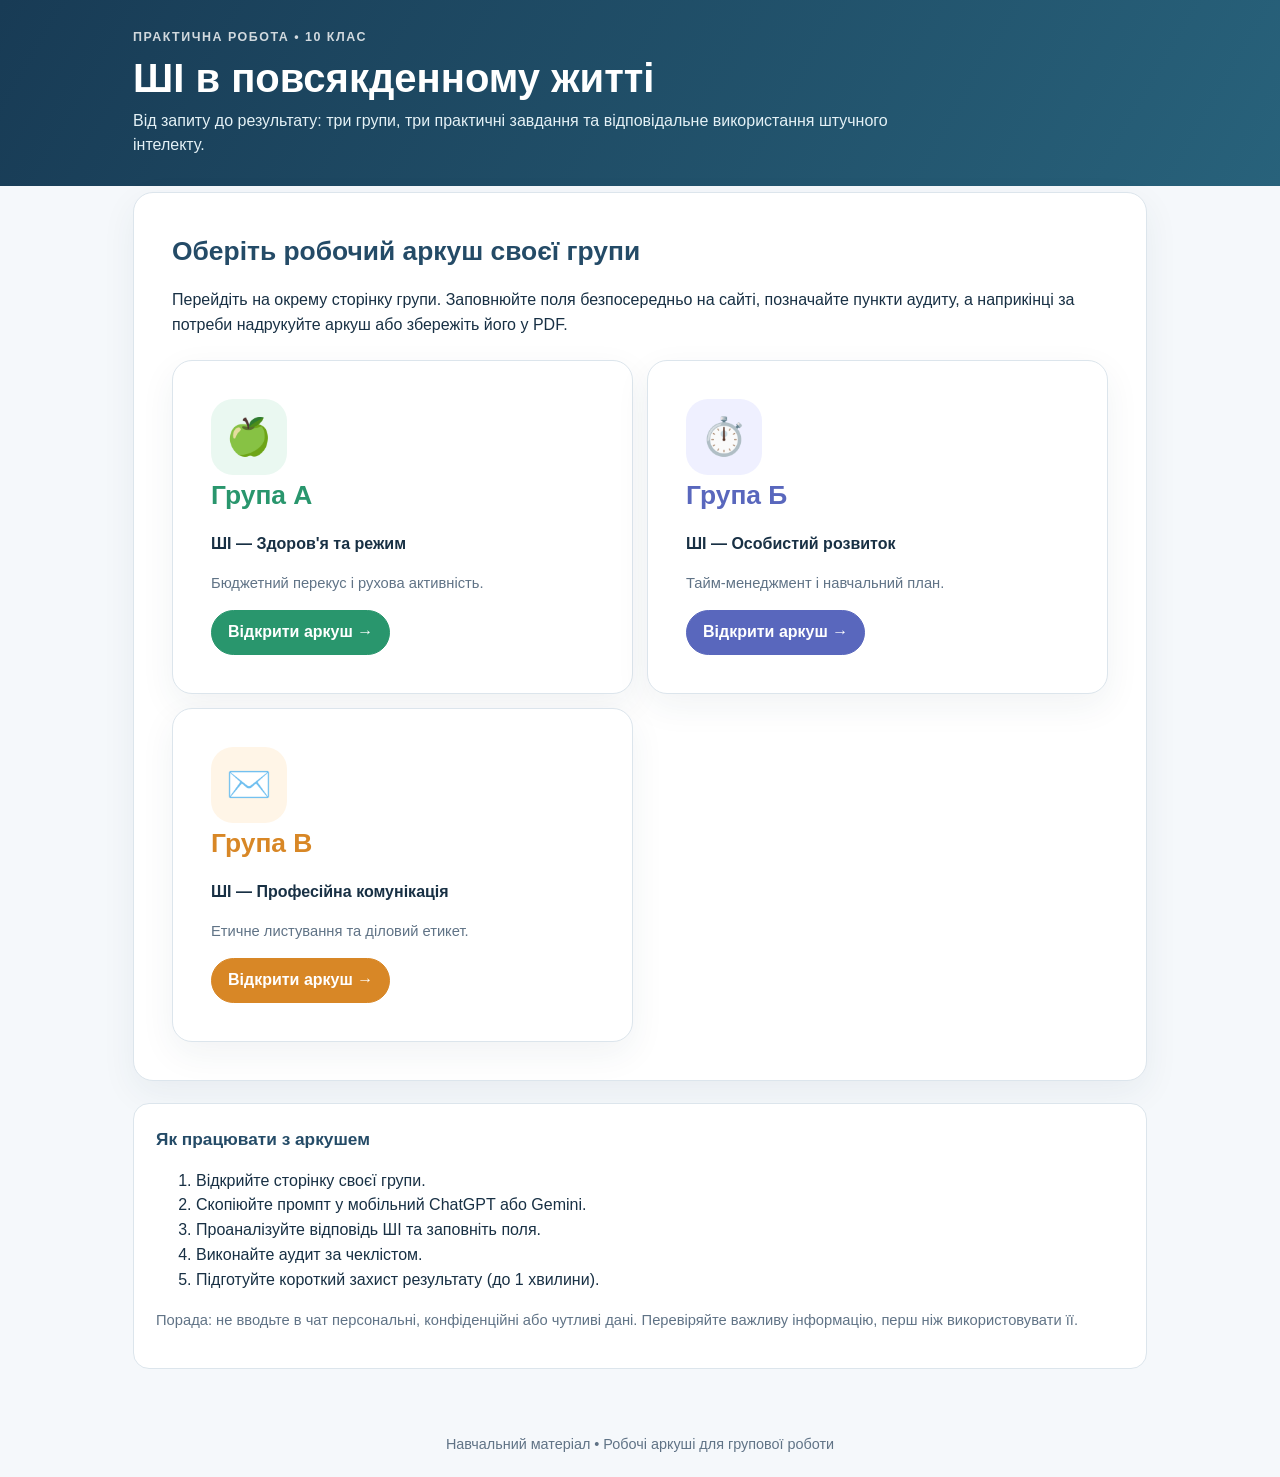
<file: index.html>
<!doctype html>
<html lang="uk"><head><meta charset="utf-8"><meta name="viewport" content="width=device-width,initial-scale=1"><title>ШІ в повсякденному житті — робочі аркуші</title><link rel="stylesheet" href="style.css"></head>
<body><header><div class="wrap"><div class="kicker">Практична робота • 10 клас</div><h1>ШІ в повсякденному житті</h1><p>Від запиту до результату: три групи, три практичні завдання та відповідальне використання штучного інтелекту.</p></div></header>
<div class="wrap"><main><section class="sheet"><h2 style="color:var(--brand)">Оберіть робочий аркуш своєї групи</h2><p>Перейдіть на окрему сторінку групи. Заповнюйте поля безпосередньо на сайті, позначайте пункти аудиту, а наприкінці за потреби надрукуйте аркуш або збережіть його у PDF.</p>
<div class="grid" style="margin-top:22px">
<a class="sheet a" href="group-a.html" style="text-decoration:none;color:inherit"><div class="symbol">🍏</div><h2>Група А</h2><p><strong>ШІ — Здоров'я та режим</strong></p><p class="note">Бюджетний перекус і рухова активність.</p><span class="btn primary">Відкрити аркуш →</span></a>
<a class="sheet b" href="group-b.html" style="text-decoration:none;color:inherit"><div class="symbol">⏱️</div><h2>Група Б</h2><p><strong>ШІ — Особистий розвиток</strong></p><p class="note">Тайм-менеджмент і навчальний план.</p><span class="btn primary">Відкрити аркуш →</span></a>
<a class="sheet c" href="group-c.html" style="text-decoration:none;color:inherit"><div class="symbol">✉️</div><h2>Група В</h2><p><strong>ШІ — Професійна комунікація</strong></p><p class="note">Етичне листування та діловий етикет.</p><span class="btn primary">Відкрити аркуш →</span></a>
</div></section><section class="reflection"><h3 style="margin-top:0;color:var(--brand)">Як працювати з аркушем</h3><ol><li>Відкрийте сторінку своєї групи.</li><li>Скопіюйте промпт у мобільний ChatGPT або Gemini.</li><li>Проаналізуйте відповідь ШІ та заповніть поля.</li><li>Виконайте аудит за чеклістом.</li><li>Підготуйте короткий захист результату (до 1 хвилини).</li></ol><p class="note">Порада: не вводьте в чат персональні, конфіденційні або чутливі дані. Перевіряйте важливу інформацію, перш ніж використовувати її.</p></section></main></div><footer>Навчальний матеріал • Робочі аркуші для групової роботи</footer></body></html>
</file>
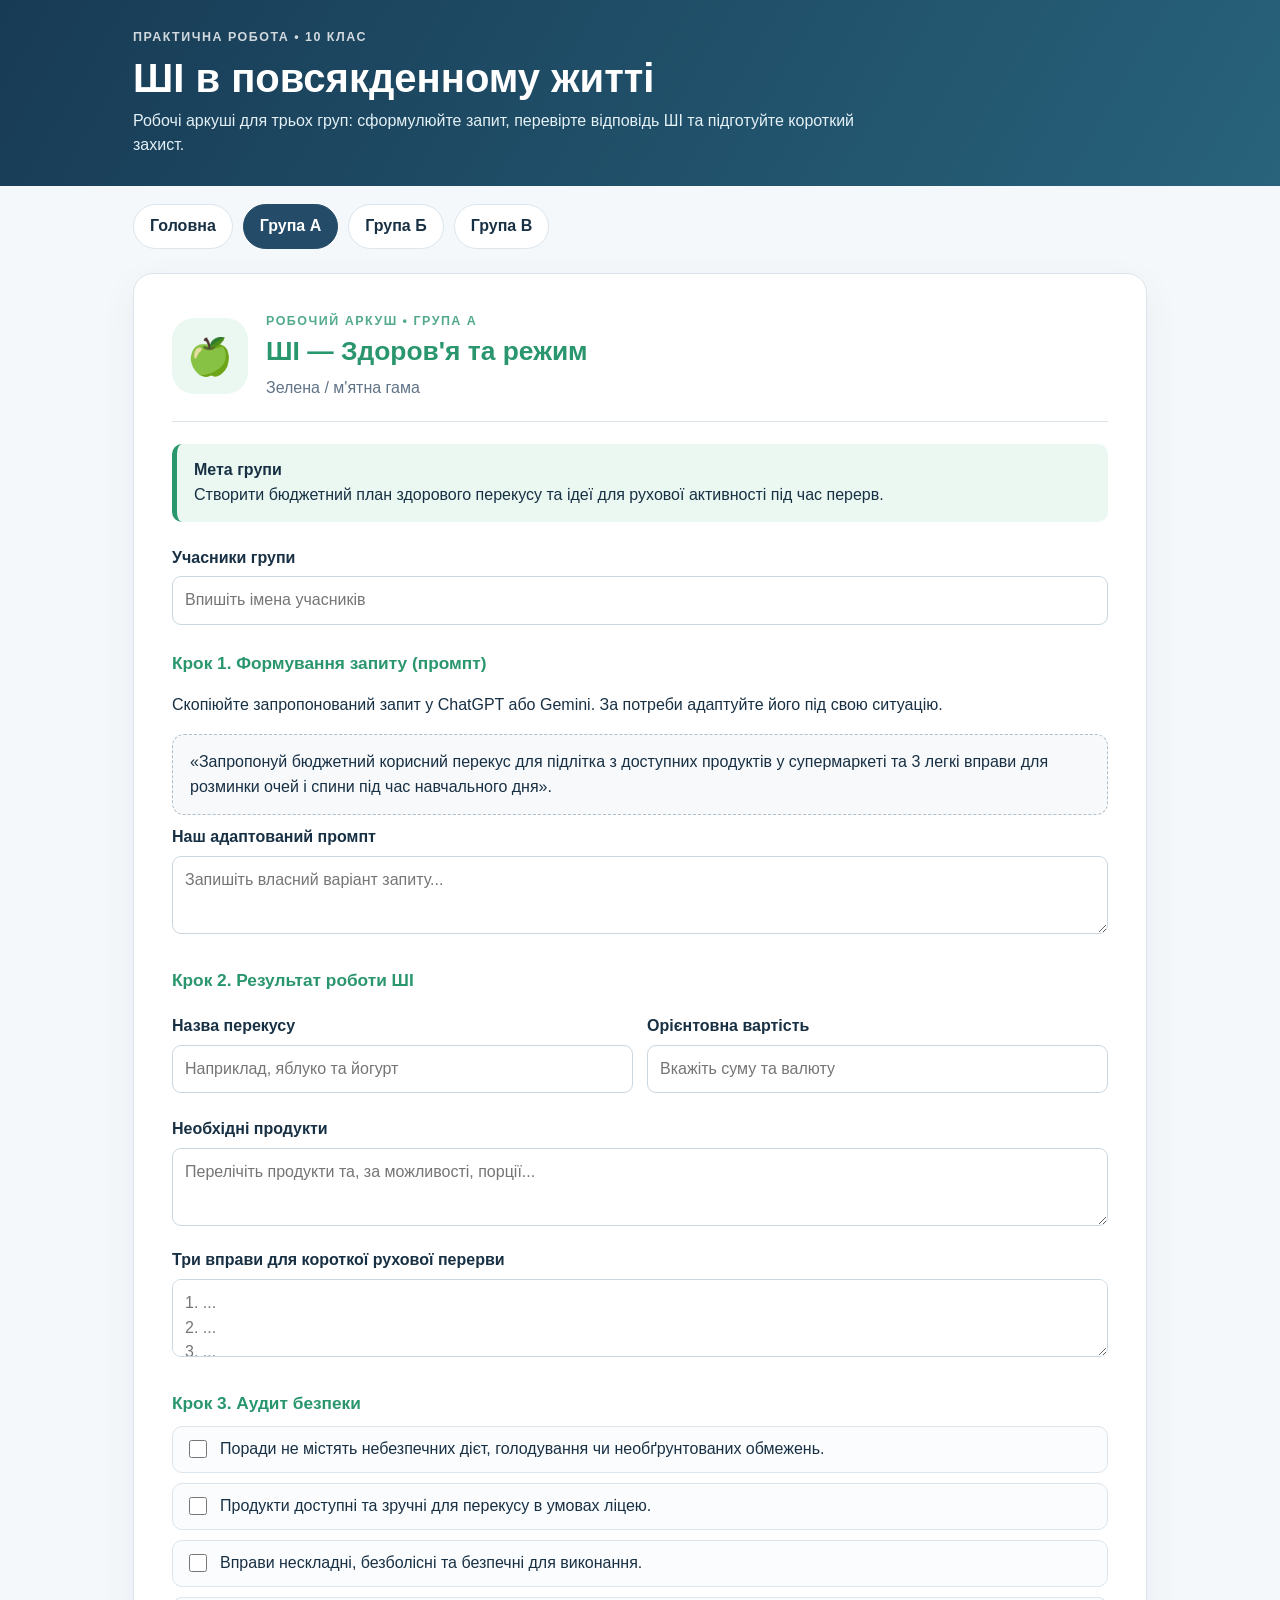
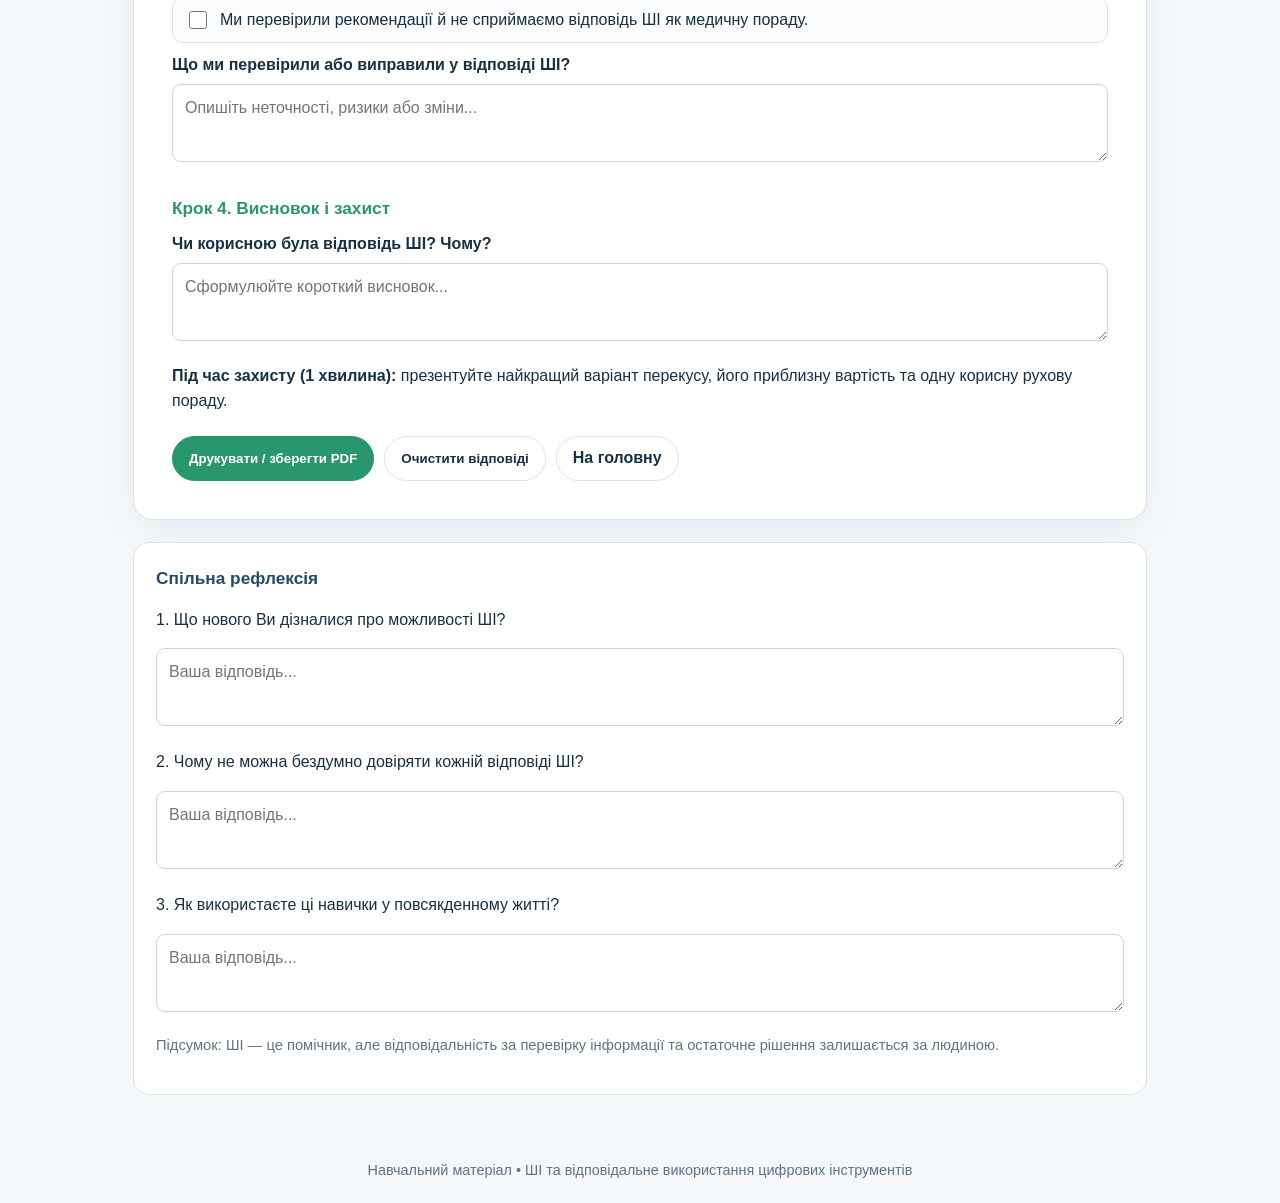
<file: group-a.html>
<!doctype html>
<html lang="uk"><head><meta charset="utf-8"><meta name="viewport" content="width=device-width,initial-scale=1">
<meta name="description" content="Інтерактивний робочий аркуш для групової роботи з ШІ"><title>ШІ — Здоров'я та режим — Робочий аркуш</title>
<link rel="stylesheet" href="style.css"></head><body>
<header><div class="wrap"><div class="kicker">Практична робота • 10 клас</div><h1>ШІ в повсякденному житті</h1><p>Робочі аркуші для трьох груп: сформулюйте запит, перевірте відповідь ШІ та підготуйте короткий захист.</p></div></header>
<div class="wrap"><nav class="no-print">
<a href="index.html">Головна</a><a href="group-a.html" class="active">Група А</a><a href="group-b.html" >Група Б</a><a href="group-c.html" >Група В</a>
</nav><main><article class="sheet a">
<div class="sheet-head"><div class="symbol">🍏</div><div><div class="kicker" style="color:var(--accent)">Робочий аркуш • Група А</div><h2>ШІ — Здоров'я та режим</h2><p class="subtitle">Зелена / м'ятна гама</p></div></div>
<div class="goal"><strong>Мета групи</strong><br>Створити бюджетний план здорового перекусу та ідеї для рухової активності під час перерв.</div>
<div class="field"><label>Учасники групи</label><input type="text" placeholder="Впишіть імена учасників"></div>
<h3>Крок 1. Формування запиту (промпт)</h3><p>Скопіюйте запропонований запит у ChatGPT або Gemini. За потреби адаптуйте його під свою ситуацію.</p>
<div class="prompt">«Запропонуй бюджетний корисний перекус для підлітка з доступних продуктів у супермаркеті та 3 легкі вправи для розминки очей і спини під час навчального дня».</div>
<div class="field"><label for="my-prompt">Наш адаптований промпт</label><textarea id="my-prompt" placeholder="Запишіть власний варіант запиту..."></textarea></div>

<h3>Крок 2. Результат роботи ШІ</h3>
<div class="grid">
<div class="field"><label>Назва перекусу</label><input type="text" placeholder="Наприклад, яблуко та йогурт"></div>
<div class="field"><label>Орієнтовна вартість</label><input type="text" placeholder="Вкажіть суму та валюту"></div>
</div>
<div class="field"><label>Необхідні продукти</label><textarea placeholder="Перелічіть продукти та, за можливості, порції..."></textarea></div>
<div class="field"><label>Три вправи для короткої рухової перерви</label><textarea placeholder="1. ...&#10;2. ...&#10;3. ..."></textarea></div>
<h3>Крок 3. Аудит безпеки</h3>
<div class="checks">
<label><input type="checkbox">Поради не містять небезпечних дієт, голодування чи необґрунтованих обмежень.</label>
<label><input type="checkbox">Продукти доступні та зручні для перекусу в умовах ліцею.</label>
<label><input type="checkbox">Вправи нескладні, безболісні та безпечні для виконання.</label>
<label><input type="checkbox">Ми перевірили рекомендації й не сприймаємо відповідь ШІ як медичну пораду.</label>
</div>
<div class="field"><label>Що ми перевірили або виправили у відповіді ШІ?</label><textarea placeholder="Опишіть неточності, ризики або зміни..."></textarea></div>
<h3>Крок 4. Висновок і захист</h3><div class="field"><label>Чи корисною була відповідь ШІ? Чому?</label><textarea placeholder="Сформулюйте короткий висновок..."></textarea></div>
<p><strong>Під час захисту (1 хвилина):</strong> презентуйте найкращий варіант перекусу, його приблизну вартість та одну корисну рухову пораду.</p>

<div class="actions no-print"><button class="btn primary" onclick="window.print()">Друкувати / зберегти PDF</button><button class="btn" onclick="clearFields()">Очистити відповіді</button><a class="btn" href="index.html">На головну</a></div>
</article>
<section class="reflection"><h3 style="margin-top:0;color:var(--brand)">Спільна рефлексія</h3><p>1. Що нового Ви дізналися про можливості ШІ?</p><textarea placeholder="Ваша відповідь..."></textarea><p>2. Чому не можна бездумно довіряти кожній відповіді ШІ?</p><textarea placeholder="Ваша відповідь..."></textarea><p>3. Як використаєте ці навички у повсякденному житті?</p><textarea placeholder="Ваша відповідь..."></textarea><p class="note">Підсумок: ШІ — це помічник, але відповідальність за перевірку інформації та остаточне рішення залишається за людиною.</p></section>
</main></div><footer>Навчальний матеріал • ШІ та відповідальне використання цифрових інструментів</footer>
<script>function clearFields(){if(confirm('Очистити всі заповнені поля цього аркуша?')){document.querySelectorAll('textarea,input[type=text],input[type=checkbox]').forEach(el=>{if(el.type==='checkbox')el.checked=false;else el.value='';})}}</script>
</body></html>
</file>
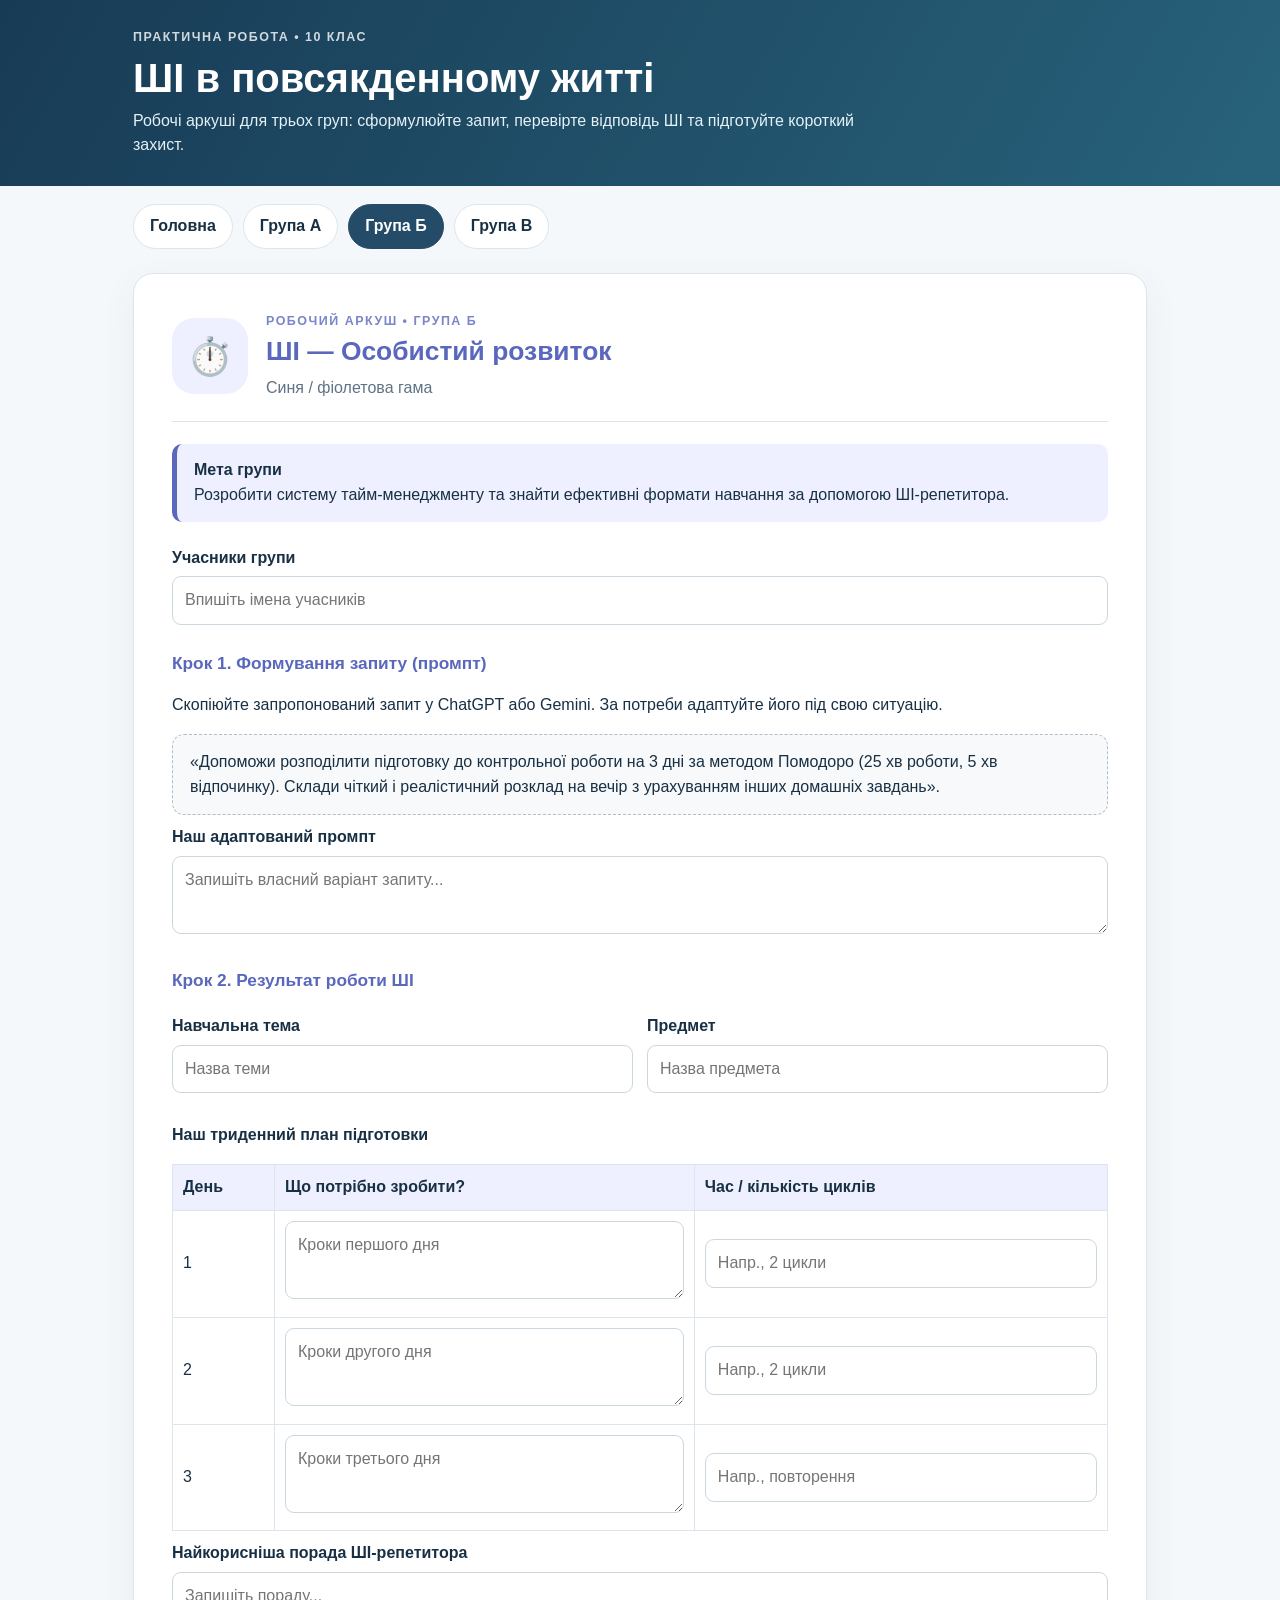
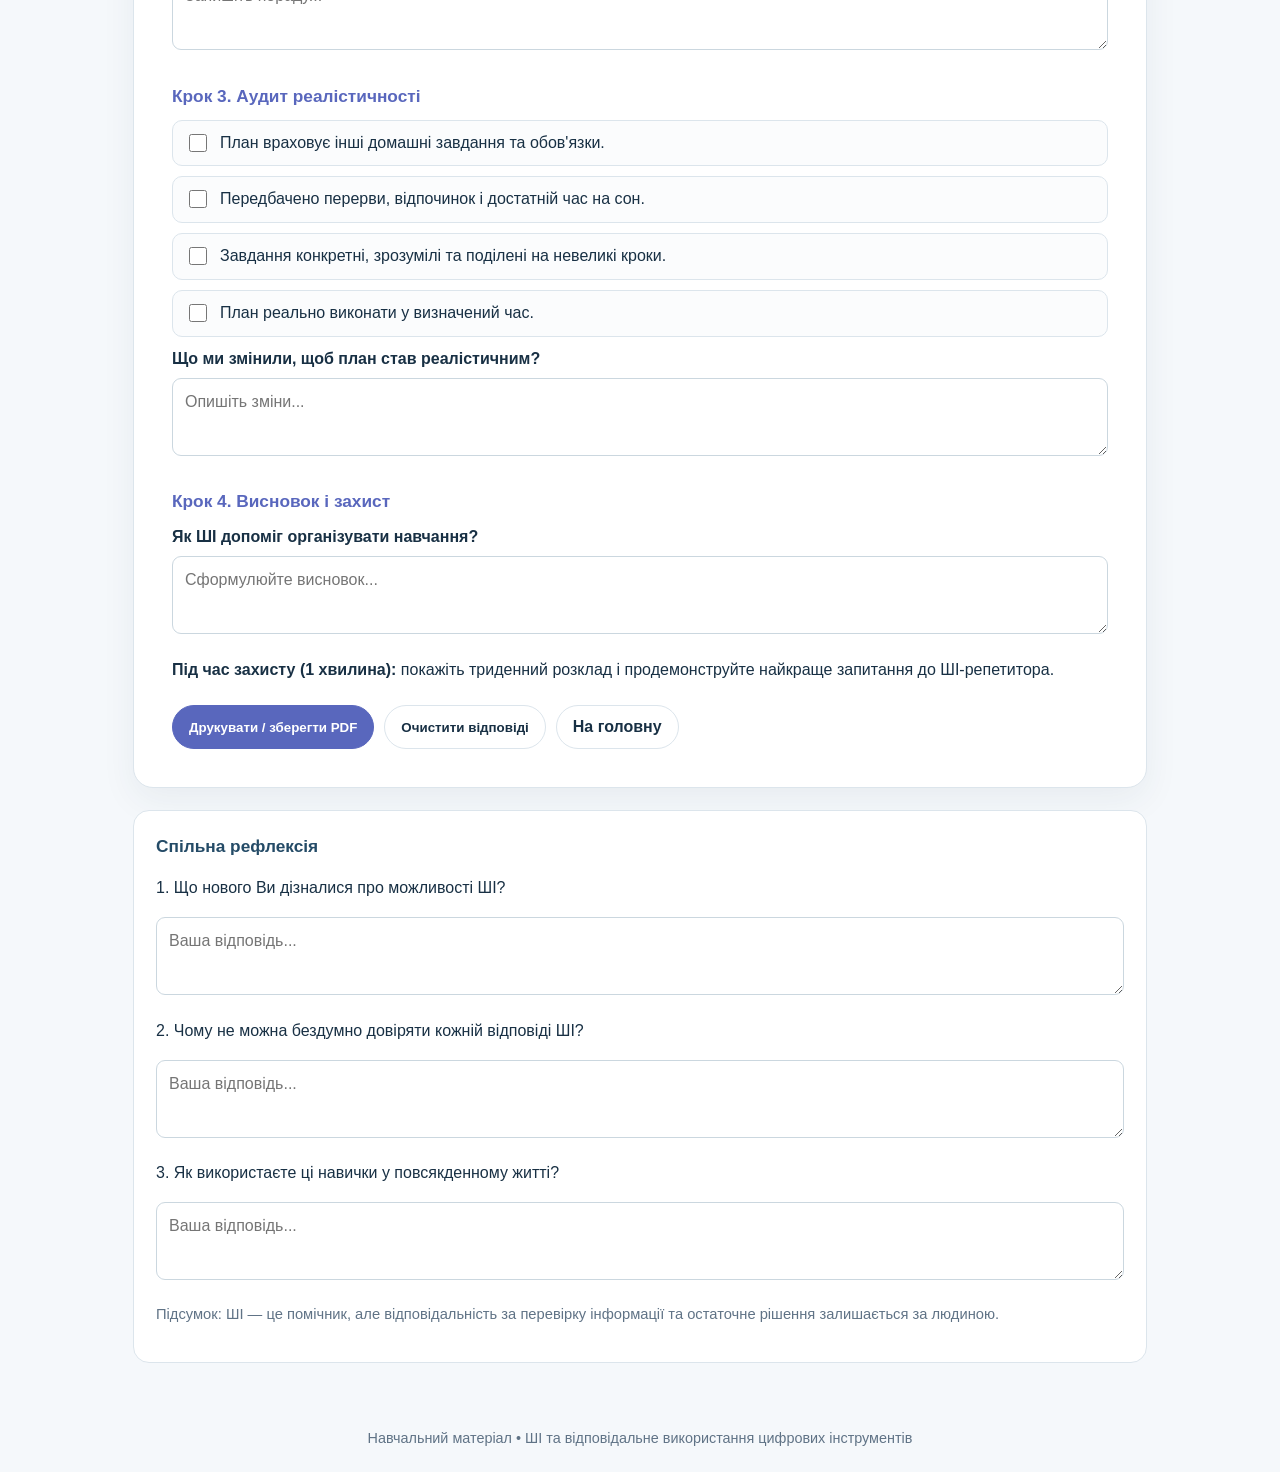
<file: group-b.html>
<!doctype html>
<html lang="uk"><head><meta charset="utf-8"><meta name="viewport" content="width=device-width,initial-scale=1">
<meta name="description" content="Інтерактивний робочий аркуш для групової роботи з ШІ"><title>ШІ — Особистий розвиток — Робочий аркуш</title>
<link rel="stylesheet" href="style.css"></head><body>
<header><div class="wrap"><div class="kicker">Практична робота • 10 клас</div><h1>ШІ в повсякденному житті</h1><p>Робочі аркуші для трьох груп: сформулюйте запит, перевірте відповідь ШІ та підготуйте короткий захист.</p></div></header>
<div class="wrap"><nav class="no-print">
<a href="index.html">Головна</a><a href="group-a.html" >Група А</a><a href="group-b.html" class="active">Група Б</a><a href="group-c.html" >Група В</a>
</nav><main><article class="sheet b">
<div class="sheet-head"><div class="symbol">⏱️</div><div><div class="kicker" style="color:var(--accent)">Робочий аркуш • Група Б</div><h2>ШІ — Особистий розвиток</h2><p class="subtitle">Синя / фіолетова гама</p></div></div>
<div class="goal"><strong>Мета групи</strong><br>Розробити систему тайм-менеджменту та знайти ефективні формати навчання за допомогою ШІ-репетитора.</div>
<div class="field"><label>Учасники групи</label><input type="text" placeholder="Впишіть імена учасників"></div>
<h3>Крок 1. Формування запиту (промпт)</h3><p>Скопіюйте запропонований запит у ChatGPT або Gemini. За потреби адаптуйте його під свою ситуацію.</p>
<div class="prompt">«Допоможи розподілити підготовку до контрольної роботи на 3 дні за методом Помодоро (25 хв роботи, 5 хв відпочинку). Склади чіткий і реалістичний розклад на вечір з урахуванням інших домашніх завдань».</div>
<div class="field"><label for="my-prompt">Наш адаптований промпт</label><textarea id="my-prompt" placeholder="Запишіть власний варіант запиту..."></textarea></div>

<h3>Крок 2. Результат роботи ШІ</h3>
<div class="grid">
<div class="field"><label>Навчальна тема</label><input type="text" placeholder="Назва теми"></div>
<div class="field"><label>Предмет</label><input type="text" placeholder="Назва предмета"></div>
</div>
<p><strong>Наш триденний план підготовки</strong></p>
<table><thead><tr><th>День</th><th>Що потрібно зробити?</th><th>Час / кількість циклів</th></tr></thead><tbody>
<tr><td>1</td><td><textarea placeholder="Кроки першого дня"></textarea></td><td><input type="text" placeholder="Напр., 2 цикли"></td></tr>
<tr><td>2</td><td><textarea placeholder="Кроки другого дня"></textarea></td><td><input type="text" placeholder="Напр., 2 цикли"></td></tr>
<tr><td>3</td><td><textarea placeholder="Кроки третього дня"></textarea></td><td><input type="text" placeholder="Напр., повторення"></td></tr>
</tbody></table>
<div class="field"><label>Найкорисніша порада ШІ-репетитора</label><textarea placeholder="Запишіть пораду..."></textarea></div>
<h3>Крок 3. Аудит реалістичності</h3>
<div class="checks">
<label><input type="checkbox">План враховує інші домашні завдання та обов'язки.</label>
<label><input type="checkbox">Передбачено перерви, відпочинок і достатній час на сон.</label>
<label><input type="checkbox">Завдання конкретні, зрозумілі та поділені на невеликі кроки.</label>
<label><input type="checkbox">План реально виконати у визначений час.</label>
</div>
<div class="field"><label>Що ми змінили, щоб план став реалістичним?</label><textarea placeholder="Опишіть зміни..."></textarea></div>
<h3>Крок 4. Висновок і захист</h3><div class="field"><label>Як ШІ допоміг організувати навчання?</label><textarea placeholder="Сформулюйте висновок..."></textarea></div>
<p><strong>Під час захисту (1 хвилина):</strong> покажіть триденний розклад і продемонструйте найкраще запитання до ШІ-репетитора.</p>

<div class="actions no-print"><button class="btn primary" onclick="window.print()">Друкувати / зберегти PDF</button><button class="btn" onclick="clearFields()">Очистити відповіді</button><a class="btn" href="index.html">На головну</a></div>
</article>
<section class="reflection"><h3 style="margin-top:0;color:var(--brand)">Спільна рефлексія</h3><p>1. Що нового Ви дізналися про можливості ШІ?</p><textarea placeholder="Ваша відповідь..."></textarea><p>2. Чому не можна бездумно довіряти кожній відповіді ШІ?</p><textarea placeholder="Ваша відповідь..."></textarea><p>3. Як використаєте ці навички у повсякденному житті?</p><textarea placeholder="Ваша відповідь..."></textarea><p class="note">Підсумок: ШІ — це помічник, але відповідальність за перевірку інформації та остаточне рішення залишається за людиною.</p></section>
</main></div><footer>Навчальний матеріал • ШІ та відповідальне використання цифрових інструментів</footer>
<script>function clearFields(){if(confirm('Очистити всі заповнені поля цього аркуша?')){document.querySelectorAll('textarea,input[type=text],input[type=checkbox]').forEach(el=>{if(el.type==='checkbox')el.checked=false;else el.value='';})}}</script>
</body></html>
</file>
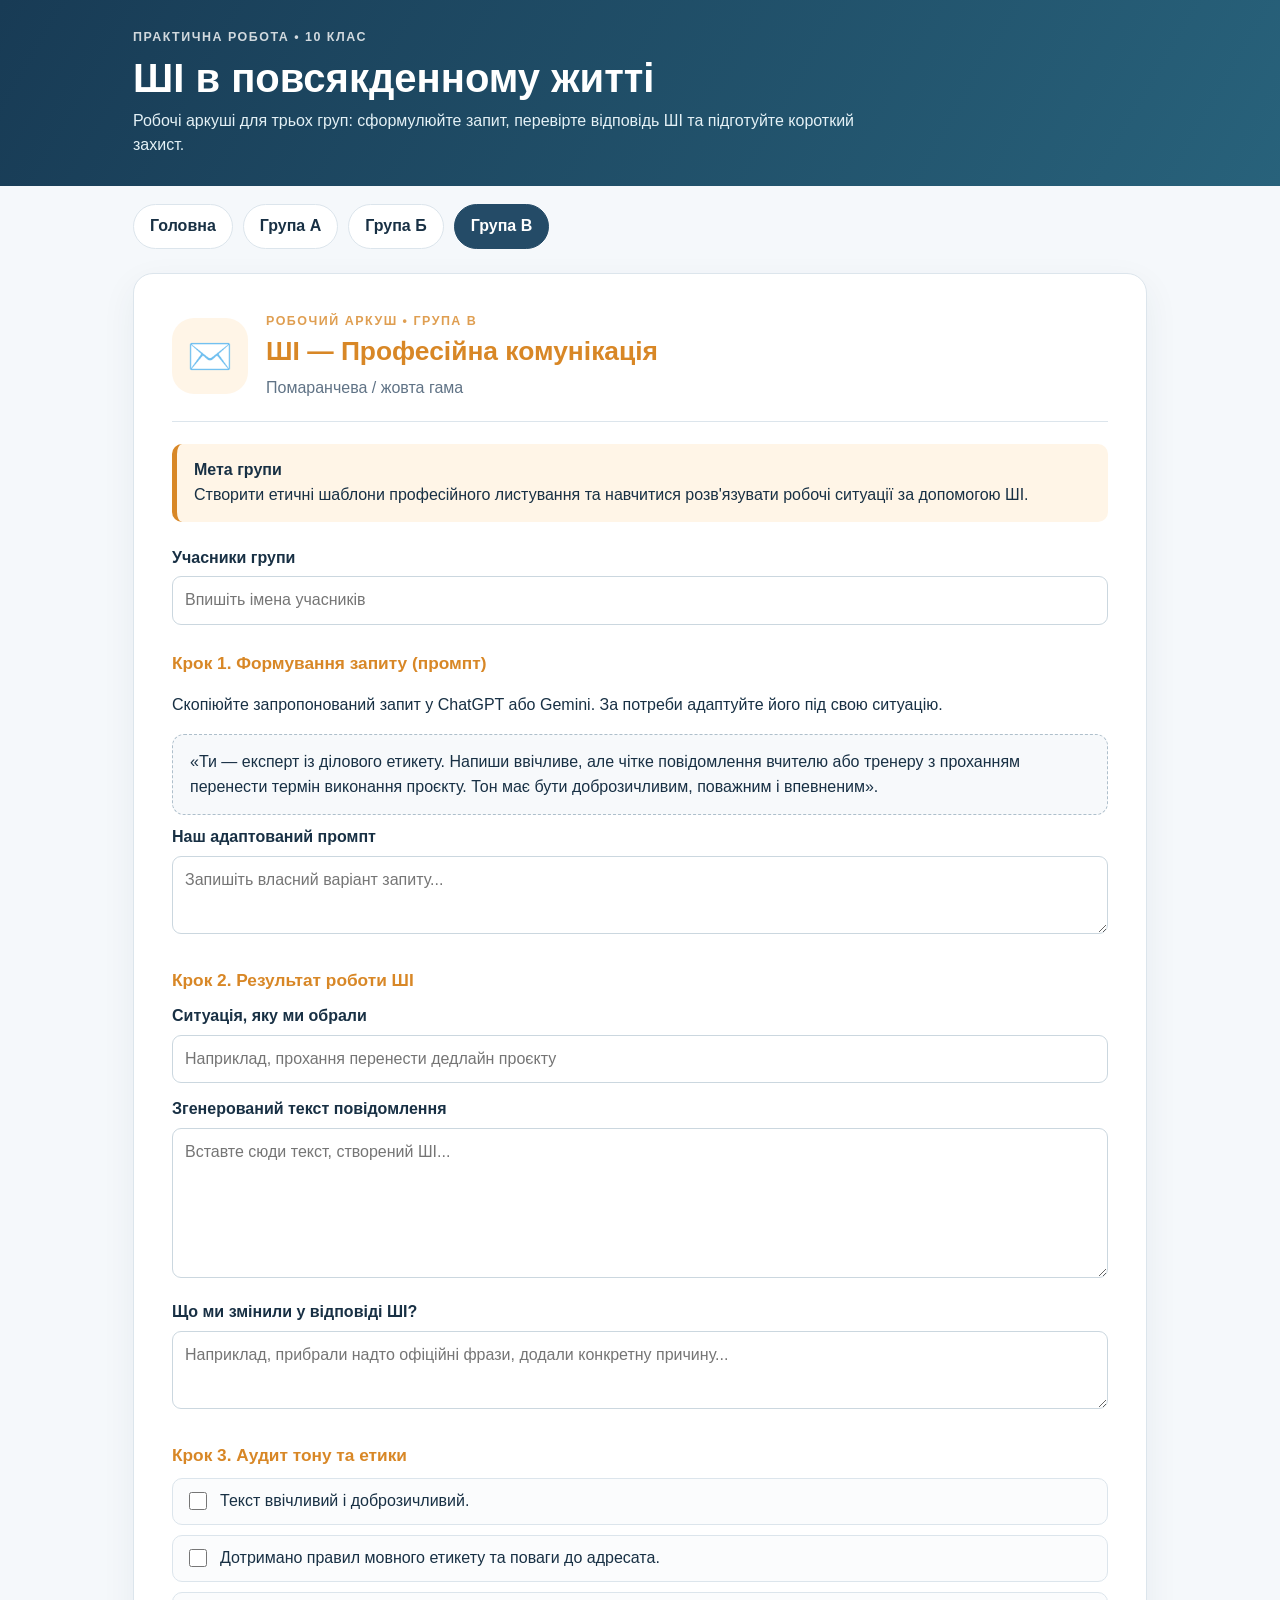
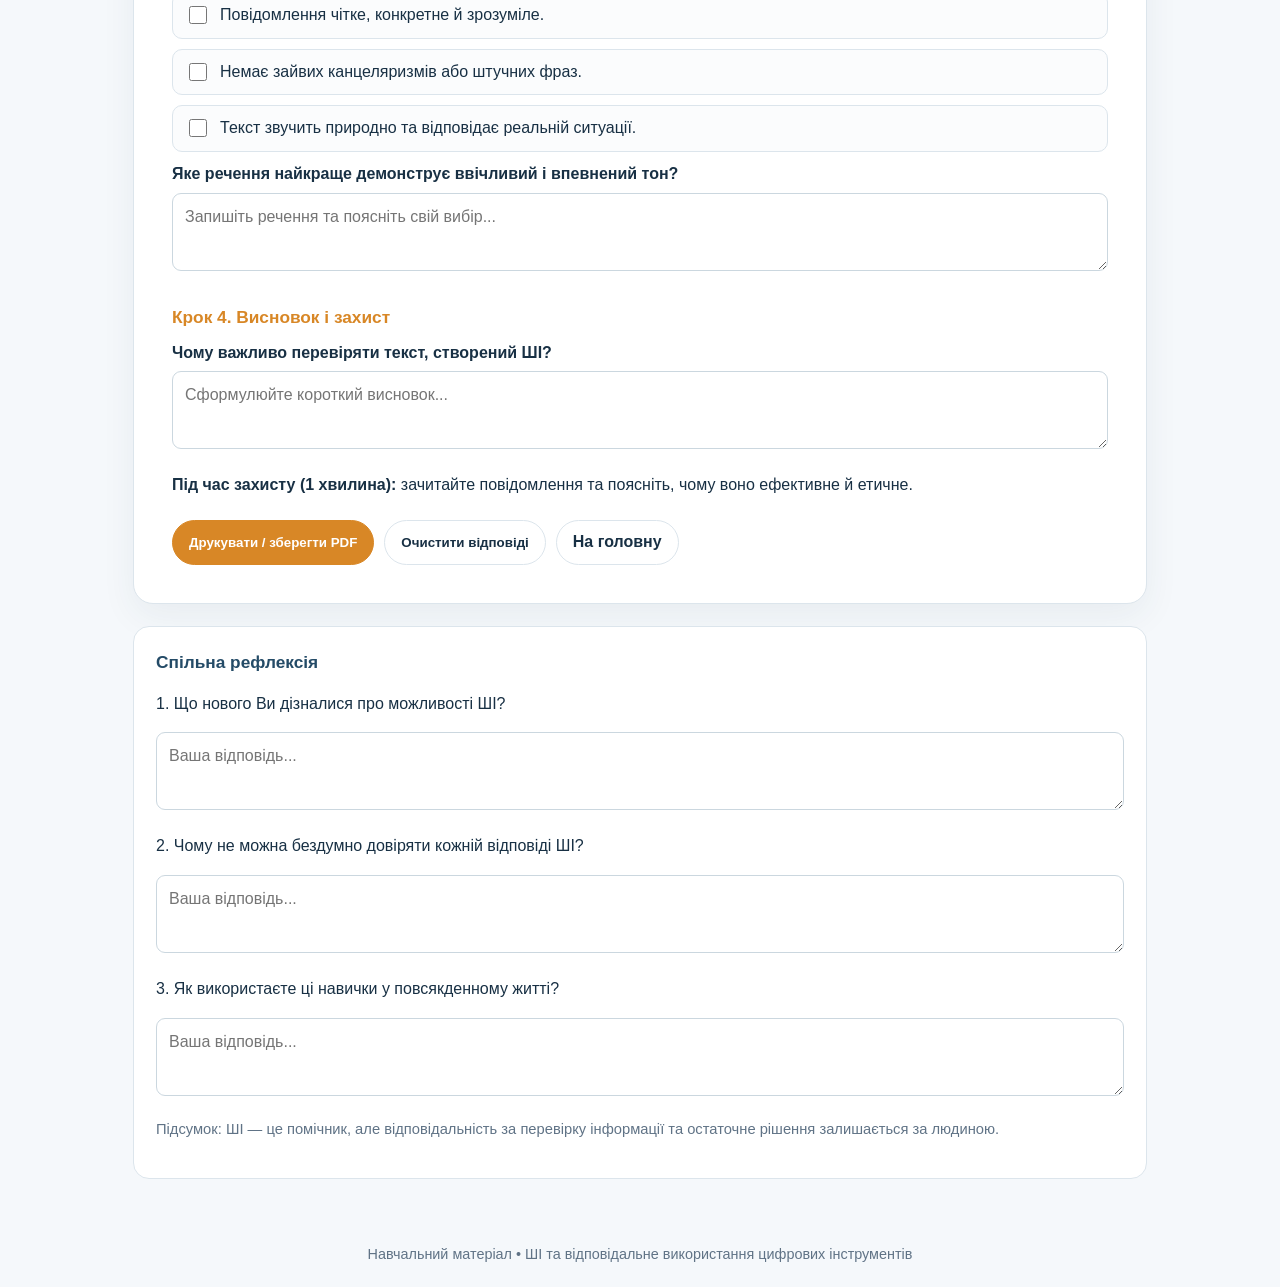
<file: group-c.html>
<!doctype html>
<html lang="uk"><head><meta charset="utf-8"><meta name="viewport" content="width=device-width,initial-scale=1">
<meta name="description" content="Інтерактивний робочий аркуш для групової роботи з ШІ"><title>ШІ — Професійна комунікація — Робочий аркуш</title>
<link rel="stylesheet" href="style.css"></head><body>
<header><div class="wrap"><div class="kicker">Практична робота • 10 клас</div><h1>ШІ в повсякденному житті</h1><p>Робочі аркуші для трьох груп: сформулюйте запит, перевірте відповідь ШІ та підготуйте короткий захист.</p></div></header>
<div class="wrap"><nav class="no-print">
<a href="index.html">Головна</a><a href="group-a.html" >Група А</a><a href="group-b.html" >Група Б</a><a href="group-c.html" class="active">Група В</a>
</nav><main><article class="sheet c">
<div class="sheet-head"><div class="symbol">✉️</div><div><div class="kicker" style="color:var(--accent)">Робочий аркуш • Група В</div><h2>ШІ — Професійна комунікація</h2><p class="subtitle">Помаранчева / жовта гама</p></div></div>
<div class="goal"><strong>Мета групи</strong><br>Створити етичні шаблони професійного листування та навчитися розв'язувати робочі ситуації за допомогою ШІ.</div>
<div class="field"><label>Учасники групи</label><input type="text" placeholder="Впишіть імена учасників"></div>
<h3>Крок 1. Формування запиту (промпт)</h3><p>Скопіюйте запропонований запит у ChatGPT або Gemini. За потреби адаптуйте його під свою ситуацію.</p>
<div class="prompt">«Ти — експерт із ділового етикету. Напиши ввічливе, але чітке повідомлення вчителю або тренеру з проханням перенести термін виконання проєкту. Тон має бути доброзичливим, поважним і впевненим».</div>
<div class="field"><label for="my-prompt">Наш адаптований промпт</label><textarea id="my-prompt" placeholder="Запишіть власний варіант запиту..."></textarea></div>

<h3>Крок 2. Результат роботи ШІ</h3>
<div class="field"><label>Ситуація, яку ми обрали</label><input type="text" placeholder="Наприклад, прохання перенести дедлайн проєкту"></div>
<div class="field"><label>Згенерований текст повідомлення</label><textarea style="min-height:150px" placeholder="Вставте сюди текст, створений ШІ..."></textarea></div>
<div class="field"><label>Що ми змінили у відповіді ШІ?</label><textarea placeholder="Наприклад, прибрали надто офіційні фрази, додали конкретну причину..."></textarea></div>
<h3>Крок 3. Аудит тону та етики</h3>
<div class="checks">
<label><input type="checkbox">Текст ввічливий і доброзичливий.</label>
<label><input type="checkbox">Дотримано правил мовного етикету та поваги до адресата.</label>
<label><input type="checkbox">Повідомлення чітке, конкретне й зрозуміле.</label>
<label><input type="checkbox">Немає зайвих канцеляризмів або штучних фраз.</label>
<label><input type="checkbox">Текст звучить природно та відповідає реальній ситуації.</label>
</div>
<div class="field"><label>Яке речення найкраще демонструє ввічливий і впевнений тон?</label><textarea placeholder="Запишіть речення та поясніть свій вибір..."></textarea></div>
<h3>Крок 4. Висновок і захист</h3><div class="field"><label>Чому важливо перевіряти текст, створений ШІ?</label><textarea placeholder="Сформулюйте короткий висновок..."></textarea></div>
<p><strong>Під час захисту (1 хвилина):</strong> зачитайте повідомлення та поясніть, чому воно ефективне й етичне.</p>

<div class="actions no-print"><button class="btn primary" onclick="window.print()">Друкувати / зберегти PDF</button><button class="btn" onclick="clearFields()">Очистити відповіді</button><a class="btn" href="index.html">На головну</a></div>
</article>
<section class="reflection"><h3 style="margin-top:0;color:var(--brand)">Спільна рефлексія</h3><p>1. Що нового Ви дізналися про можливості ШІ?</p><textarea placeholder="Ваша відповідь..."></textarea><p>2. Чому не можна бездумно довіряти кожній відповіді ШІ?</p><textarea placeholder="Ваша відповідь..."></textarea><p>3. Як використаєте ці навички у повсякденному житті?</p><textarea placeholder="Ваша відповідь..."></textarea><p class="note">Підсумок: ШІ — це помічник, але відповідальність за перевірку інформації та остаточне рішення залишається за людиною.</p></section>
</main></div><footer>Навчальний матеріал • ШІ та відповідальне використання цифрових інструментів</footer>
<script>function clearFields(){if(confirm('Очистити всі заповнені поля цього аркуша?')){document.querySelectorAll('textarea,input[type=text],input[type=checkbox]').forEach(el=>{if(el.type==='checkbox')el.checked=false;else el.value='';})}}</script>
</body></html>
</file>
<file: style.css>
:root{--ink:#183044;--muted:#607386;--paper:#f5f8fb;--line:#dce5ec;--brand:#244b67}
*{box-sizing:border-box}body{margin:0;background:var(--paper);color:var(--ink);font:16px/1.55 "Segoe UI",Arial,sans-serif}
header{background:linear-gradient(120deg,#183b55,#28627b);color:#fff;padding:28px 20px}
.wrap{max-width:1050px;margin:auto;padding:0 18px}
.kicker{font-size:.78rem;letter-spacing:.12em;text-transform:uppercase;opacity:.8;font-weight:700}
h1{font-size:clamp(1.7rem,4vw,2.5rem);line-height:1.15;margin:.45rem 0}
header p{max-width:760px;margin:.5rem 0 0;color:#e4f1f6}
nav{display:flex;gap:10px;flex-wrap:wrap;padding:18px 0}
nav a,.btn{display:inline-flex;align-items:center;justify-content:center;text-decoration:none;border:1px solid var(--line);border-radius:999px;padding:9px 16px;background:#fff;color:var(--ink);font-weight:700}
nav a.active{background:var(--brand);color:#fff;border-color:var(--brand)}
main{padding:6px 0 42px}.sheet{background:#fff;border:1px solid var(--line);border-radius:20px;padding:clamp(20px,4vw,38px);box-shadow:0 12px 35px #193b5510}
.sheet.a{--accent:#29966d;--pale:#eaf8f1}.sheet.b{--accent:#5967bd;--pale:#eff0ff}.sheet.c{--accent:#d88726;--pale:#fff5e7}
.sheet-head{display:flex;gap:18px;align-items:center;border-bottom:1px solid var(--line);padding-bottom:20px;margin-bottom:22px}
.symbol{width:76px;height:76px;flex:0 0 76px;border-radius:22px;background:var(--pale);display:grid;place-items:center;font-size:2.3rem}
h2{font-size:1.65rem;margin:0;color:var(--accent)}.subtitle{color:var(--muted);margin:.25rem 0 0}
.goal{background:var(--pale);border-left:5px solid var(--accent);padding:14px 17px;border-radius:10px;margin:18px 0 24px}
h3{font-size:1.08rem;margin:25px 0 10px;color:var(--accent)}
.prompt{background:#f7f9fb;border:1px dashed #aebfcb;border-radius:12px;padding:15px 17px}
textarea,input[type=text]{width:100%;border:1px solid #cbd7df;border-radius:9px;padding:11px 12px;font:inherit;background:#fff;color:var(--ink)}
textarea{min-height:78px;resize:vertical}.field{margin:10px 0 14px}.field label{display:block;font-weight:650;margin-bottom:6px}
.grid{display:grid;grid-template-columns:repeat(2,minmax(0,1fr));gap:14px}
.checks{display:grid;gap:10px}.checks label{display:flex;gap:10px;align-items:flex-start;background:#fbfcfd;border:1px solid var(--line);padding:10px 12px;border-radius:10px}
input[type=checkbox]{accent-color:var(--accent);width:18px;height:18px;margin-top:3px;flex:0 0 auto}
table{width:100%;border-collapse:collapse;margin:10px 0}th,td{border:1px solid var(--line);padding:10px;text-align:left}th{background:var(--pale)}
.note{color:var(--muted);font-size:.92rem}.actions{display:flex;gap:10px;flex-wrap:wrap;margin-top:22px}.btn.primary{background:var(--accent);border-color:var(--accent);color:#fff;cursor:pointer}.btn{cursor:pointer}
footer{color:var(--muted);text-align:center;padding:22px;font-size:.9rem}
.reflection{background:#fff;border:1px solid var(--line);border-radius:16px;padding:22px;margin-top:22px}
@media(max-width:650px){.grid{grid-template-columns:1fr}.sheet-head{align-items:flex-start}.symbol{width:60px;height:60px;flex-basis:60px;font-size:1.8rem}}
@media print{body{background:#fff}.no-print,header,nav,footer{display:none!important}.wrap{max-width:none;padding:0}.sheet,.reflection{box-shadow:none;border:0;padding:0}.sheet{break-after:page}.field textarea{border:1px solid #888}}
</file>
